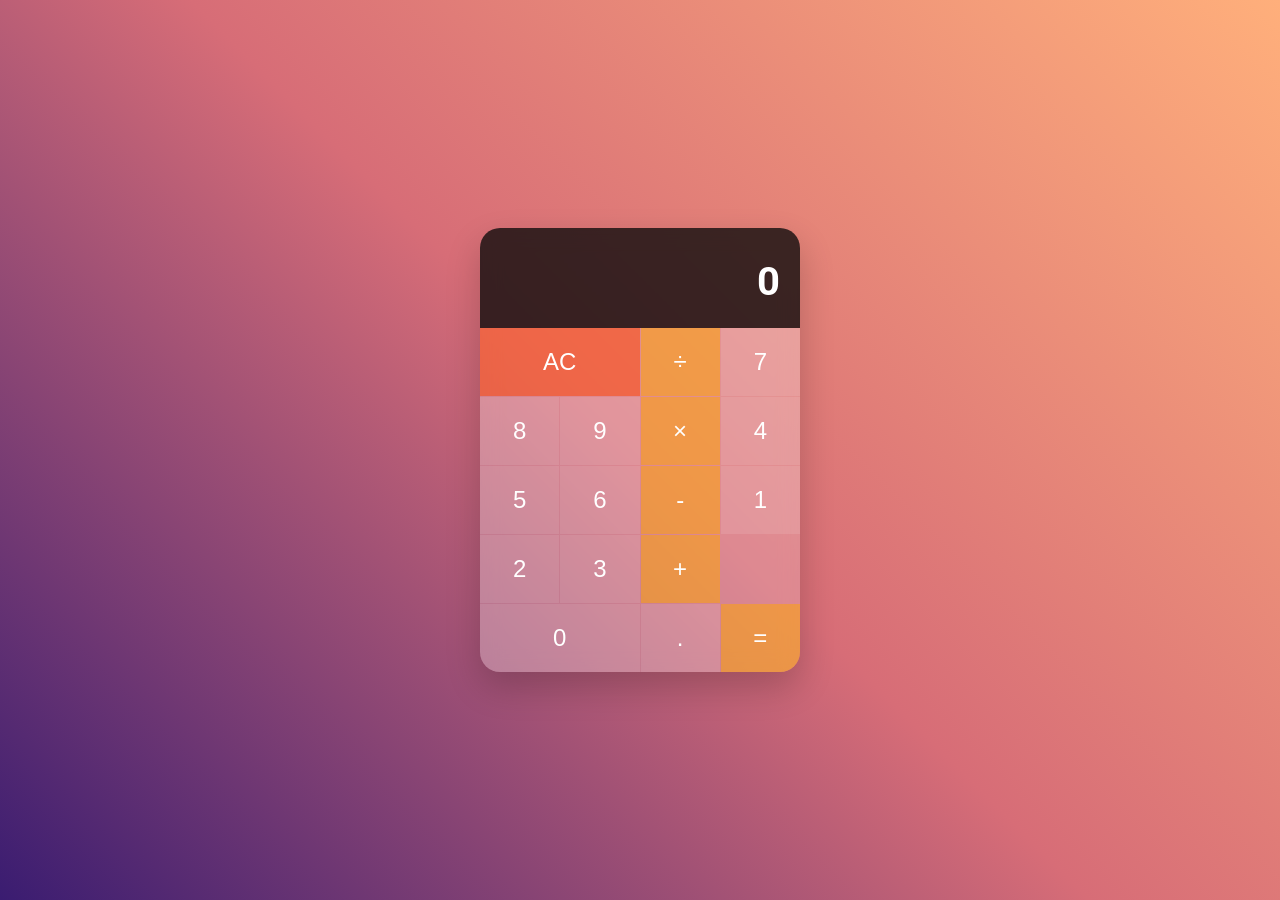
<file: index.html>
<!DOCTYPE html>
<html lang="en">
<head>
    <meta charset="UTF-8">
    <meta name="viewport" content="width=device-width, initial-scale=1.0">
    <title>Award-Winning Calculator</title>
    <link rel="stylesheet" href="styles.css">
</head>
<body>
    <div class="calculator">
        <div class="display">
            <div class="previous-operand"></div>
            <div class="current-operand">0</div>
        </div>
        <div class="buttons">
            <button class="span-two clear">AC</button>
            <button class="operator">÷</button>
            <button>7</button>
            <button>8</button>
            <button>9</button>
            <button class="operator">×</button>
            <button>4</button>
            <button>5</button>
            <button>6</button>
            <button class="operator">-</button>
            <button>1</button>
            <button>2</button>
            <button>3</button>
            <button class="operator">+</button>
            <button class="span-two">0</button>
            <button>.</button>
            <button class="operator">=</button>
        </div>
    </div>
    <script src="script.js"></script>
</body>
</html>
</file>
<file: styles.css>
@import url('https://fonts.googleapis.com/css2?family=Roboto:wght@300;400;700&display=swap');

* {
    margin: 0;
    padding: 0;
    box-sizing: border-box;
}

body {
    font-family: 'Roboto', sans-serif;
    background: linear-gradient(45deg, #3a1c71, #d76d77, #ffaf7b);
    display: flex;
    justify-content: center;
    align-items: center;
    min-height: 100vh;
}

.calculator {
    background: rgba(255, 255, 255, 0.1);
    backdrop-filter: blur(10px);
    border-radius: 20px;
    overflow: hidden;
    box-shadow: 0 15px 35px rgba(0, 0, 0, 0.2);
    width: 320px;
}

.display {
    background: rgba(0, 0, 0, 0.75);
    color: white;
    padding: 20px;
    text-align: right;
    min-height: 100px;
    display: flex;
    flex-direction: column;
    justify-content: space-around;
}

.previous-operand {
    font-size: 1.5rem;
    opacity: 0.7;
}

.current-operand {
    font-size: 2.5rem;
    font-weight: 700;
}

.buttons {
    display: grid;
    grid-template-columns: repeat(4, 1fr);
    gap: 1px;
    background: rgba(255, 255, 255, 0.1);
}

button {
    border: none;
    outline: none;
    background: rgba(255, 255, 255, 0.1);
    color: white;
    font-size: 1.5rem;
    padding: 20px;
    cursor: pointer;
    transition: all 0.3s ease;
}

button:hover {
    background: rgba(255, 255, 255, 0.2);
}

button:active {
    transform: scale(0.95);
}

.span-two {
    grid-column: span 2;
}

.operator {
    background: rgba(255, 165, 0, 0.5);
}

.operator:hover {
    background: rgba(255, 165, 0, 0.7);
}

.clear {
    background: rgba(255, 69, 0, 0.5);
}

.clear:hover {
    background: rgba(255, 69, 0, 0.7);
}
</file>
